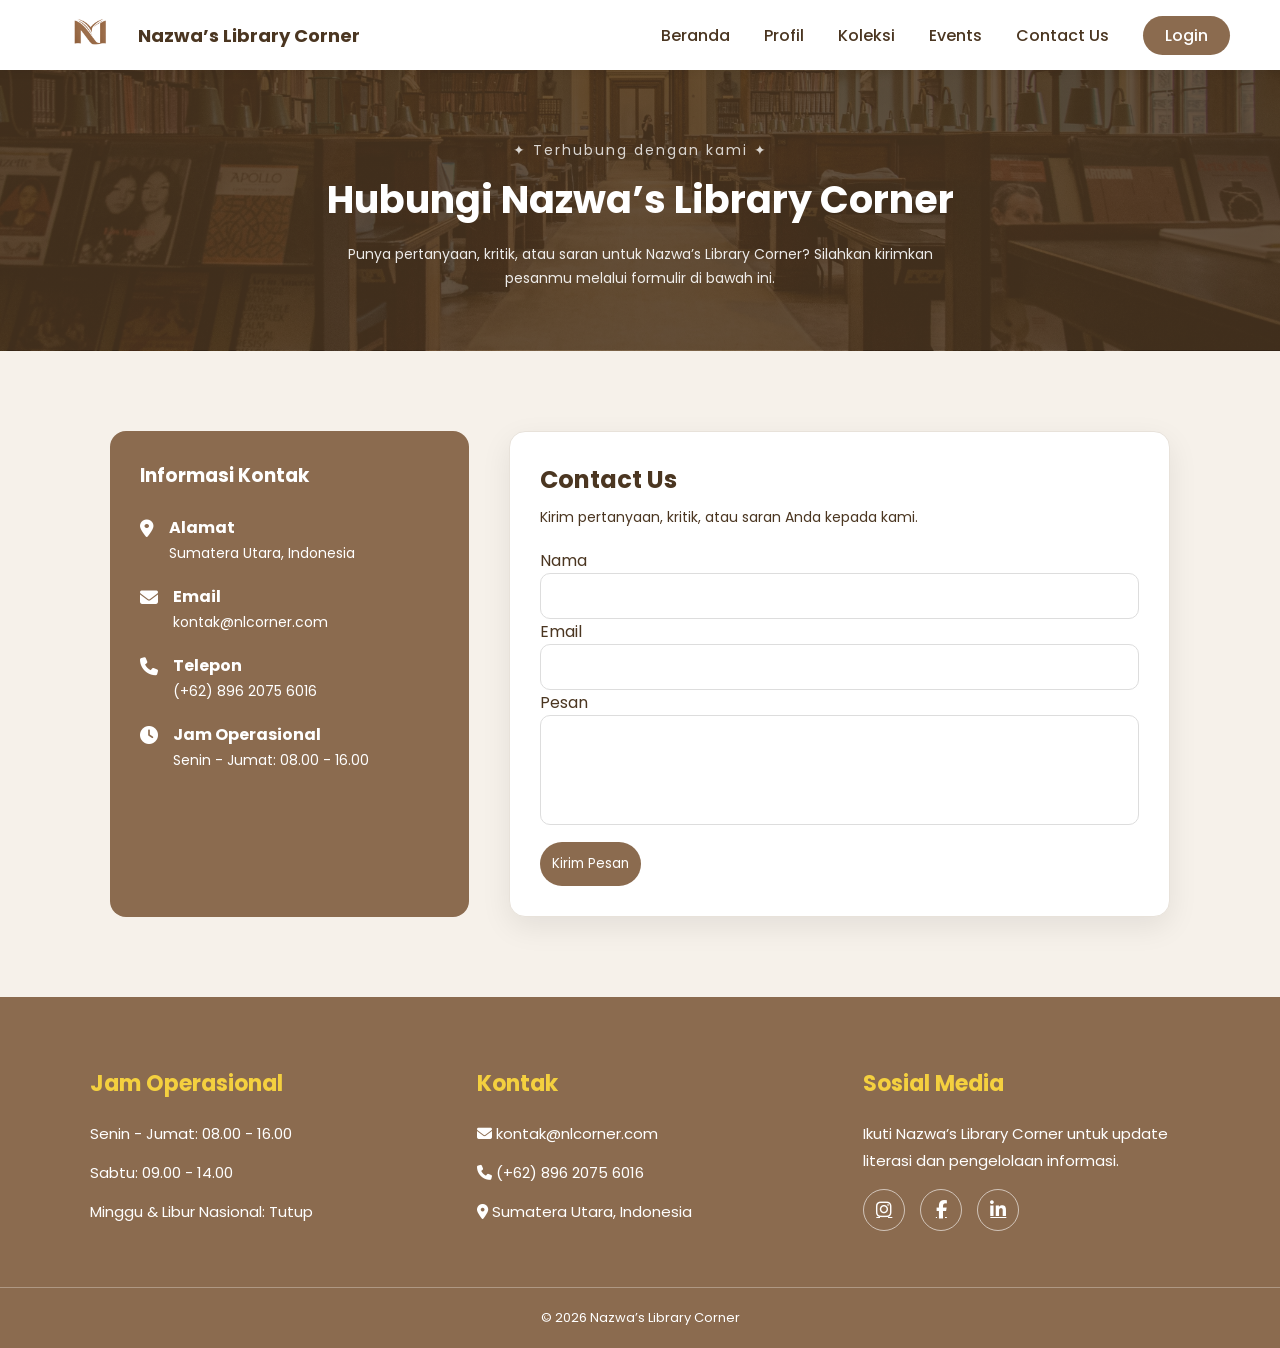
<file: contact.html>
<!DOCTYPE html>
<html lang="id">
<head>
<meta charset="UTF-8">
<meta name="viewport" content="width=device-width, initial-scale=1.0">
<title>Contact Us - Nazwa’s Library Corner</title>

<link href="https://fonts.googleapis.com/css2?family=Poppins:wght@300;400;600;700&display=swap" rel="stylesheet">
<link rel="stylesheet" href="https://cdnjs.cloudflare.com/ajax/libs/font-awesome/6.4.0/css/all.min.css">

<style>

*{
margin:0;
padding:0;
box-sizing:border-box;
font-family:'Poppins',sans-serif;
}

body{
color:#4b3621;
background:#f6f1ea;
}

/* NAVBAR */

nav{
position:fixed;
top:0;
width:100%;
background:#ffffff;
display:flex;
justify-content:space-between;
align-items:center;
padding:0 50px;
height:70px;
box-shadow:0 2px 10px rgba(0,0,0,0.05);
z-index:1000;
}

.logo-area{
display:flex;
align-items:center;
gap:8px;
}

.logo-img{
height:80px;
}

nav strong{
font-size:18px;
}

nav a{
text-decoration:none;
color:#4b3621;
margin-left:30px;
font-weight:500;
}

nav a:hover{
color:#8b6b4f;
}

#authBtn{
background:#8b6b4f;
color:white;
padding:8px 22px;
border-radius:30px;
}

.contact-hero{
padding-top:140px;
padding-bottom:60px;
text-align:center;
background:linear-gradient(rgba(75,54,33,0.85),rgba(75,54,33,0.85)),
url('foto bground.jpg');
background-size:cover;
background-position:center;
color:white;
}

.hero-subtitle{
font-size:14px;
letter-spacing:2px;
margin-bottom:10px;
opacity:0.8;
}

.contact-hero h1{
font-size:38px;
margin-bottom:15px;
}

.hero-desc{
max-width:600px;
margin:auto;
font-size:14px;
line-height:1.7;
opacity:0.9;
}
  
.contact-wrapper{
max-width:1100px;
margin:auto;
display:flex;
gap:40px;
padding:80px 20px 80px;
}

.contact-info{
flex:1;
background:#8b6b4f;
color:white;
padding:30px;
border-radius:16px;
}

.contact-info h3{
margin-bottom:25px;
}

.info-item{
display:flex;
gap:15px;
margin-bottom:20px;
align-items:flex-start;
}

.info-item i{
font-size:18px;
margin-top:5px;
}

.info-item p{
font-size:14px;
margin:3px 0 0;
}

.contact-form{
flex:2;
background:white;
padding:30px;
border-radius:16px;
border:1px solid #e8e2da;
box-shadow:0 10px 30px rgba(0,0,0,0.08);
}

.contact-form h2{
margin-bottom:10px;
}

.contact-form p{
font-size:14px;
margin-bottom:20px;
}

.input-group input,
.input-group textarea{
width:100%;
padding:12px;
border-radius:10px;
border:1px solid #ddd;
}

.input-group textarea{
height:110px;
resize:none;
}

.input-group input:focus,
.input-group textarea:focus{
border-color:#8b6b4f;
box-shadow:0 0 0 3px rgba(139,107,79,0.15);
outline:none;
}

button{
margin-top:10px;
padding:12px;
border:none;
border-radius:25px;
background:#8b6b4f;
color:white;
cursor:pointer;
transition:0.3s;
}

button:hover{
background:#6e533c;
transform:translateY(-2px);
}

/* RESPONSIVE */
@media(max-width:768px){
.contact-wrapper{
flex-direction:column;
}
}

/* ===== PRE FOOTER ===== */

.pre-footer {
  background: #8b6b4f;
  color: #ffffff;
  padding: 70px 80px 50px;
}

.pre-footer-container {
  display: flex;
  justify-content: space-between;
  align-items: flex-start;
  max-width: 1100px;
  margin: auto;
  gap: 60px;
}

.pre-col {
  flex:1;
}

.pre-footer h4 {
  font-size: 22px;
  font-weight: 700;
  margin-bottom: 20px;
  color: #f4d03f;
}

.pre-footer p {
  font-size: 15px;
  margin-bottom: 12px;
  line-height: 1.8;
}

/* SOCIAL ICONS SEJAJAR */
.social-icons{
  display:flex;
  gap:15px;
  margin-top:15px;
}

.social-icons a{
  width:42px;
  height:42px;
  border:1px solid rgba(255,255,255,0.6);
  border-radius:50%;
  display:flex;
  align-items:center;
  justify-content:center;
  color:#ffffff;
  font-size:18px;
  transition:0.3s;
}

.social-icons a:hover{
  background:#f4d03f;
  color:#8b6b4f;
}

/* FOOTER */

footer{
  text-align:center;
  padding:20px;
  background:#8b6b4f;
  color:#ffffff;
  font-size:13px;
  border-top:1px solid rgba(255,255,255,0.3);
}
</style>
</head>

<body>

<!-- NAVBAR -->
<nav>
<div class="logo-area">
<img src="logo.PNG" class="logo-img">
<strong>Nazwa’s Library Corner</strong>
</div>

<div>
<a href="index.html#beranda">Beranda</a>
<a href="profil.html">Profil</a>
<a href="koleksi.html">Koleksi</a>
<a href="event.html">Events</a>
<a href="contact.html">Contact Us</a>
<a href="login.html" id="authBtn">Login</a>
</div>
</nav>

<section class="contact-hero">

  <p class="hero-subtitle">✦ Terhubung dengan kami ✦</p>
  <h1>Hubungi Nazwa’s Library Corner</h1>

  <p class="hero-desc">
    Punya pertanyaan, kritik, atau saran untuk Nazwa’s Library Corner? 
    Silahkan kirimkan pesanmu melalui formulir di bawah ini.
  </p>

</section>
  
<!-- CONTACT -->
<section class="contact-section">
  <div class="contact-wrapper">

    <!-- KIRI: INFO -->
    <div class="contact-info">
      <h3>Informasi Kontak</h3>

      <div class="info-item">
        <i class="fas fa-map-marker-alt"></i>
        <div>
          <strong>Alamat</strong>
          <p>Sumatera Utara, Indonesia</p>
        </div>
      </div>

      <div class="info-item">
        <i class="fas fa-envelope"></i>
        <div>
          <strong>Email</strong>
          <p>kontak@nlcorner.com</p>
        </div>
      </div>

      <div class="info-item">
        <i class="fas fa-phone"></i>
        <div>
          <strong>Telepon</strong>
          <p>(+62) 896 2075 6016</p>
        </div>
      </div>

      <div class="info-item">
        <i class="fas fa-clock"></i>
        <div>
          <strong>Jam Operasional</strong>
          <p>Senin - Jumat: 08.00 - 16.00</p>
        </div>
      </div>
    </div>

    <!-- KANAN: FORM -->
    <div class="contact-form">

      <h2>Contact Us</h2>
      <p>Kirim pertanyaan, kritik, atau saran Anda kepada kami.</p>

      <form id="contactForm">

        <div class="input-group">
          <label>Nama</label>
          <input type="text" id="nama" required>
        </div>

        <div class="input-group">
          <label>Email</label>
          <input type="email" id="email" required>
        </div>

        <div class="input-group">
          <label>Pesan</label>
          <textarea id="pesan" required></textarea>
        </div>

        <button type="submit">Kirim Pesan</button>

      </form>

      <div class="success-message" id="successMsg"></div>

    </div>

  </div>
</section>

<section class="pre-footer">
  <div class="pre-footer-container">
    
    <div class="pre-col">
      <h4>Jam Operasional</h4>
      <p>Senin - Jumat: 08.00 - 16.00</p>
      <p>Sabtu: 09.00 - 14.00</p>
      <p>Minggu & Libur Nasional: Tutup</p>
    </div>

    <div class="pre-col">
      <h4>Kontak</h4>
      <p><i class="fas fa-envelope"></i> kontak@nlcorner.com</p>
      <p><i class="fas fa-phone"></i> (+62) 896 2075 6016</p>
      <p><i class="fas fa-map-marker-alt"></i> Sumatera Utara, Indonesia</p>
    </div>

    <div class="pre-col">
      <h4>Sosial Media</h4>
      <p>
        Ikuti Nazwa’s Library Corner untuk update literasi dan pengelolaan informasi.
      </p>

      <div class="social-icons">
        <a href="#"><i class="fab fa-instagram"></i></a>
        <a href="#"><i class="fab fa-facebook-f"></i></a>
        <a href="#"><i class="fab fa-linkedin-in"></i></a>
      </div>
    </div>

  </div>
</section>

<footer>
© 2026 Nazwa’s Library Corner
</footer>  


<script>
document.getElementById("contactForm").addEventListener("submit", function(e){
e.preventDefault();

document.getElementById("successMsg").innerText = 
"Terima kasih atas feedback Anda ❤️";

this.reset();
});
</script>

</body>
</html>
</file>
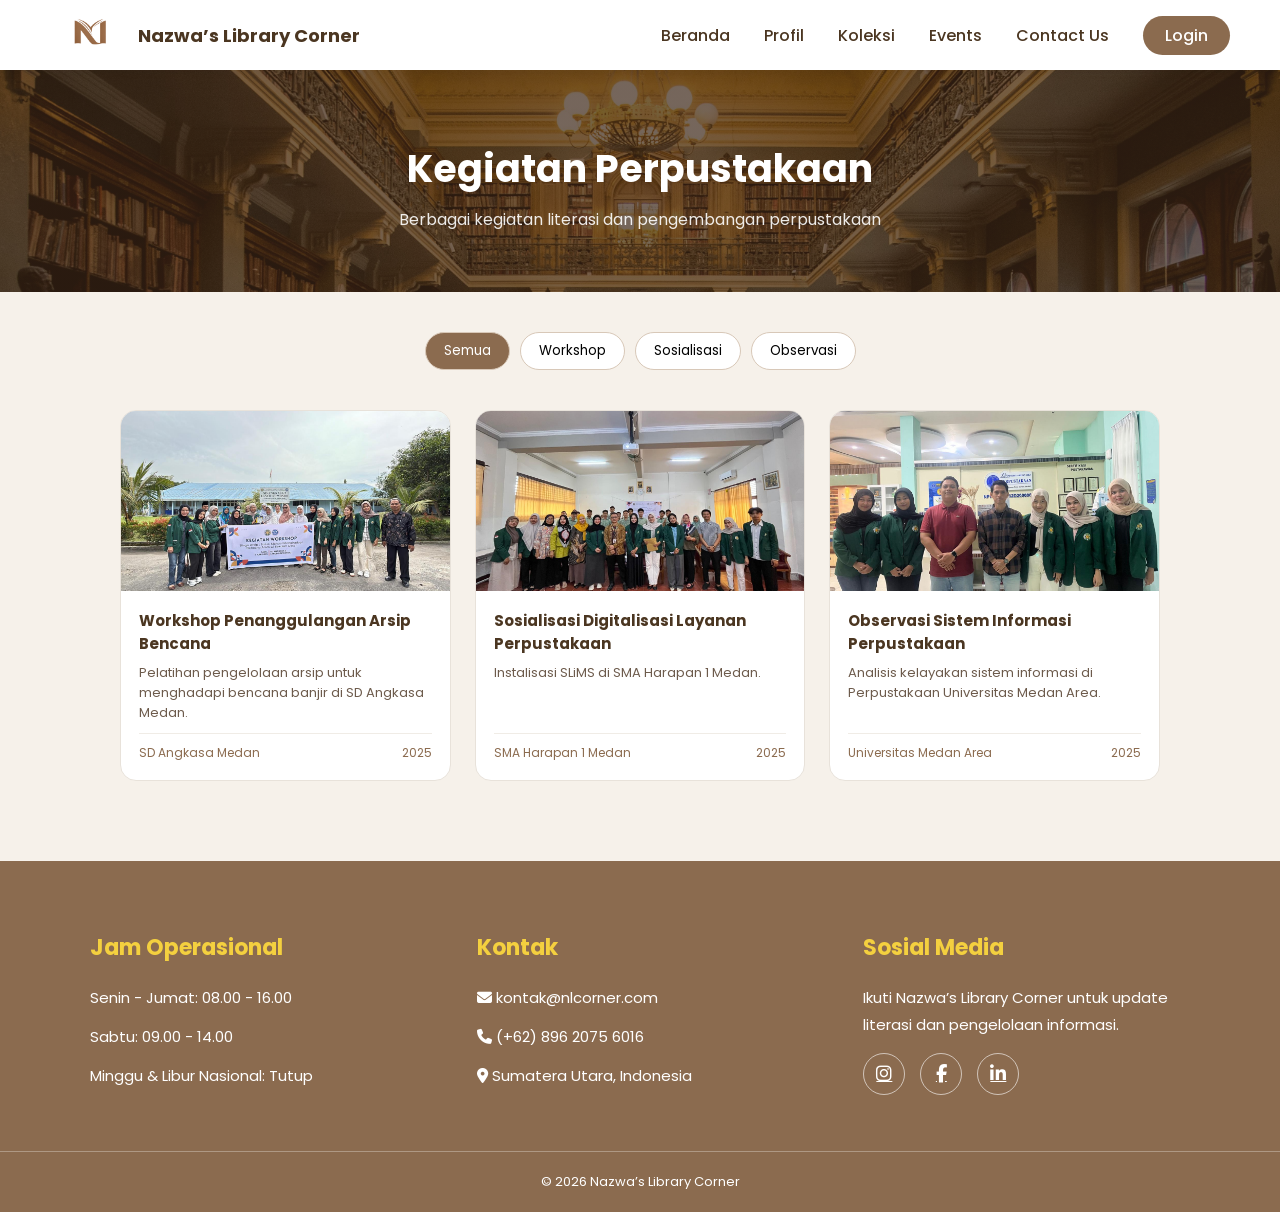
<file: event.html>
<!DOCTYPE html>
<html lang="id">
<head>
<meta charset="UTF-8">
<meta name="viewport" content="width=device-width, initial-scale=1.0">
<title>Events - Nazwa’s Library Corner</title>

<link href="https://fonts.googleapis.com/css2?family=Poppins:wght@300;400;600;700&display=swap" rel="stylesheet">
<link rel="stylesheet" href="https://cdnjs.cloudflare.com/ajax/libs/font-awesome/6.4.0/css/all.min.css">

<style>

*{
margin:0;
padding:0;
box-sizing:border-box;
font-family:'Poppins',sans-serif;
}

body{
color:#4b3621;
background:#f6f1ea;
}

/* NAVBAR */

nav{
position:fixed;
top:0;
width:100%;
background:#ffffff;
display:flex;
justify-content:space-between;
align-items:center;
padding:0 50px;
height:70px;
box-shadow:0 2px 10px rgba(0,0,0,0.05);
z-index:1000;
}

nav strong{
color:#4b3621;
font-size:18px;
}

.logo-area{
display:flex;
align-items:center;
gap:8px;
height:70px;
}

.logo-img{
height:80px;
}

nav a{
text-decoration:none;
color:#4b3621;
margin-left:30px;
font-weight:500;
}

nav a:hover{
color:#8b6b4f;
}

#authBtn{
background:#8b6b4f;
color:white;
padding:8px 22px;
border-radius:30px;
}

/* HERO */

.event-hero{
padding-top:140px;
padding-bottom:60px;
text-align:center;
background:linear-gradient(rgba(59,37,22,0.7),rgba(59,37,22,0.7)),
url('foto bground.jpg');
background-size:cover;
color:white;
}

.event-hero h1{
font-size:38px;
margin-bottom:10px;
}

.event-hero p{
opacity:0.9;
}

/* FILTER */

.filter-bar{
display:flex;
justify-content:center;
gap:10px;
margin:40px 0;
flex-wrap:wrap;
}

.filter-btn{
padding:8px 18px;
border-radius:25px;
border:1px solid #d8c8b8;
background:white;
cursor:pointer;
}

.filter-btn.active{
background:#8b6b4f;
color:white;
}

/* EVENT GRID */

.event-container{
max-width:1100px;
margin:auto;
padding:0 30px 80px;
}

.event-grid{
display:grid;
grid-template-columns:repeat(3,1fr);
gap:24px;
}

@media(max-width:900px){
.event-grid{
grid-template-columns:repeat(2,1fr);
}
}

@media(max-width:500px){
.event-grid{
grid-template-columns:1fr;
}
}

/* CARD */

.event-card{
background:#fff;
border-radius:16px;
overflow:hidden;
border:1px solid #e8e2da;
text-decoration:none;
color:inherit;
transition:0.3s;

display:flex;
flex-direction:column;
}

.event-card:hover{
transform:translateY(-6px);
box-shadow:0 14px 40px rgba(0,0,0,0.12);
}

.event-img{
height:180px;
overflow:hidden;
}

.event-img img{
width:100%;
height:100%;
object-fit:cover;
}

.event-date{
position:absolute;
margin:12px;
background:white;
padding:6px 10px;
border-radius:8px;
font-size:12px;
font-weight:700;
color:#8b6b4f;
}

.event-body{
padding:18px;
display:flex;
flex-direction:column;
flex:1;
}

.event-body h3{
font-size:15px;
margin-bottom:8px;
}

.event-body p{
font-size:13px;
color:#6d5b4c;
margin-bottom:10px;
}

.event-foot{
display:flex;
justify-content:space-between;
font-size:12px;
color:#8b6b4f;
border-top:1px solid #f0ece6;
padding-top:10px;
margin-top:auto;
}

/* PRE FOOTER */

.pre-footer{
background:#8b6b4f;
color:white;
padding:70px 80px 50px;
}

.pre-footer-container{
display:flex;
justify-content:space-between;
max-width:1100px;
margin:auto;
gap:60px;
}

.pre-footer h4{
color:#f4d03f;
margin-bottom:20px;
}

.social-icons{
display:flex;
gap:15px;
margin-top:15px;
}

.social-icons a{
width:42px;
height:42px;
border:1px solid rgba(255,255,255,0.6);
border-radius:50%;
display:flex;
align-items:center;
justify-content:center;
color:white;
}

/* ===== PRE FOOTER ===== */

.pre-footer {
  background: #8b6b4f;
  color: #ffffff;
  padding: 70px 80px 50px;
}

.pre-footer-container {
  display: flex;
  justify-content: space-between;
  align-items: flex-start;
  max-width: 1100px;
  margin: auto;
  gap: 60px;
}

.pre-col {
  flex:1;
}

.pre-footer h4 {
  font-size: 22px;
  font-weight: 700;
  margin-bottom: 20px;
  color: #f4d03f;
}

.pre-footer p {
  font-size: 15px;
  margin-bottom: 12px;
  line-height: 1.8;
}

/* SOCIAL ICONS SEJAJAR */
.social-icons{
  display:flex;
  gap:15px;
  margin-top:15px;
}

.social-icons a{
  width:42px;
  height:42px;
  border:1px solid rgba(255,255,255,0.6);
  border-radius:50%;
  display:flex;
  align-items:center;
  justify-content:center;
  color:#ffffff;
  font-size:18px;
  transition:0.3s;
}

.social-icons a:hover{
  background:#f4d03f;
  color:#8b6b4f;
}

/* FOOTER */

footer{
  text-align:center;
  padding:20px;
  background:#8b6b4f;
  color:#ffffff;
  font-size:13px;
  border-top:1px solid rgba(255,255,255,0.3);
}
  
</style>
</head>

<body>

<!-- NAVBAR -->

<nav>

<div class="logo-area">
<img src="logo.PNG" class="logo-img">
<strong>Nazwa’s Library Corner</strong>
</div>

<div>
<a href="index.html#beranda">Beranda</a>
<a href="profil.html">Profil</a>
<a href="koleksi.html">Koleksi</a>
<a href="event.html">Events</a>
<a href="contact.html">Contact Us</a>
<a href="login.html" id="authBtn">Login</a>
</div>

</nav>


<!-- HERO -->

<section class="event-hero">

<h1>Kegiatan Perpustakaan</h1>
<p>Berbagai kegiatan literasi dan pengembangan perpustakaan</p>

</section>


<!-- FILTER -->

<div class="filter-bar">

<button class="filter-btn active" data-filter="all">Semua</button>
<button class="filter-btn" data-filter="workshop">Workshop</button>
<button class="filter-btn" data-filter="sosialisasi">Sosialisasi</button>
<button class="filter-btn" data-filter="observasi">Observasi</button>

</div>


<section class="event-container">

<div class="event-grid">


<!-- EVENT 1 -->

<div class="event-card" data-category="workshop">

<div class="event-img">
<img src="workshop.jpeg">
</div>

<div class="event-body">

<h3>Workshop Penanggulangan Arsip Bencana</h3>

<p>Pelatihan pengelolaan arsip untuk menghadapi bencana banjir di SD Angkasa Medan.</p>

<div class="event-foot">
<span>SD Angkasa Medan</span>
<span>2025</span>
</div>

</div>

</div>


<!-- EVENT 2 -->

<div class="event-card" data-category="sosialisasi">

<div class="event-img">
<img src="sosialisasi.jpeg">
</div>

<div class="event-body">

<h3>Sosialisasi Digitalisasi Layanan Perpustakaan</h3>

<p>Instalisasi SLiMS di SMA Harapan 1 Medan.</p>

<div class="event-foot">
<span>SMA Harapan 1 Medan</span>
<span>2025</span>
</div>

</div>

</div>


<!-- EVENT 3 -->

<div class="event-card" data-category="observasi">

<div class="event-img">
<img src="observasi.jpeg">
</div>

<div class="event-body">

<h3>Observasi Sistem Informasi Perpustakaan</h3>

<p>Analisis kelayakan sistem informasi di Perpustakaan Universitas Medan Area.</p>

<div class="event-foot">
<span>Universitas Medan Area</span>
<span>2025</span>
</div>

</div>

</div>


</div>
</section>


<section class="pre-footer">
  <div class="pre-footer-container">
    
    <div class="pre-col">
      <h4>Jam Operasional</h4>
      <p>Senin - Jumat: 08.00 - 16.00</p>
      <p>Sabtu: 09.00 - 14.00</p>
      <p>Minggu & Libur Nasional: Tutup</p>
    </div>

    <div class="pre-col">
      <h4>Kontak</h4>
      <p><i class="fas fa-envelope"></i> kontak@nlcorner.com</p>
      <p><i class="fas fa-phone"></i> (+62) 896 2075 6016</p>
      <p><i class="fas fa-map-marker-alt"></i> Sumatera Utara, Indonesia</p>
    </div>

    <div class="pre-col">
      <h4>Sosial Media</h4>
      <p>
        Ikuti Nazwa’s Library Corner untuk update literasi dan pengelolaan informasi.
      </p>

      <div class="social-icons">
        <a href="#"><i class="fab fa-instagram"></i></a>
        <a href="#"><i class="fab fa-facebook-f"></i></a>
        <a href="#"><i class="fab fa-linkedin-in"></i></a>
      </div>
    </div>

  </div>
</section>

<footer>
© 2026 Nazwa’s Library Corner
</footer>  


<script>

/* FILTER EVENT */

const filterBtns=document.querySelectorAll(".filter-btn")
const cards=document.querySelectorAll(".event-card")

filterBtns.forEach(btn=>{
btn.addEventListener("click",()=>{

filterBtns.forEach(b=>b.classList.remove("active"))
btn.classList.add("active")

const filter=btn.dataset.filter

cards.forEach(card=>{
if(filter==="all" || card.dataset.category===filter){
card.style.display="block"
}else{
card.style.display="none"
}
})

})
})

</script>

</body>
</html>
</file>
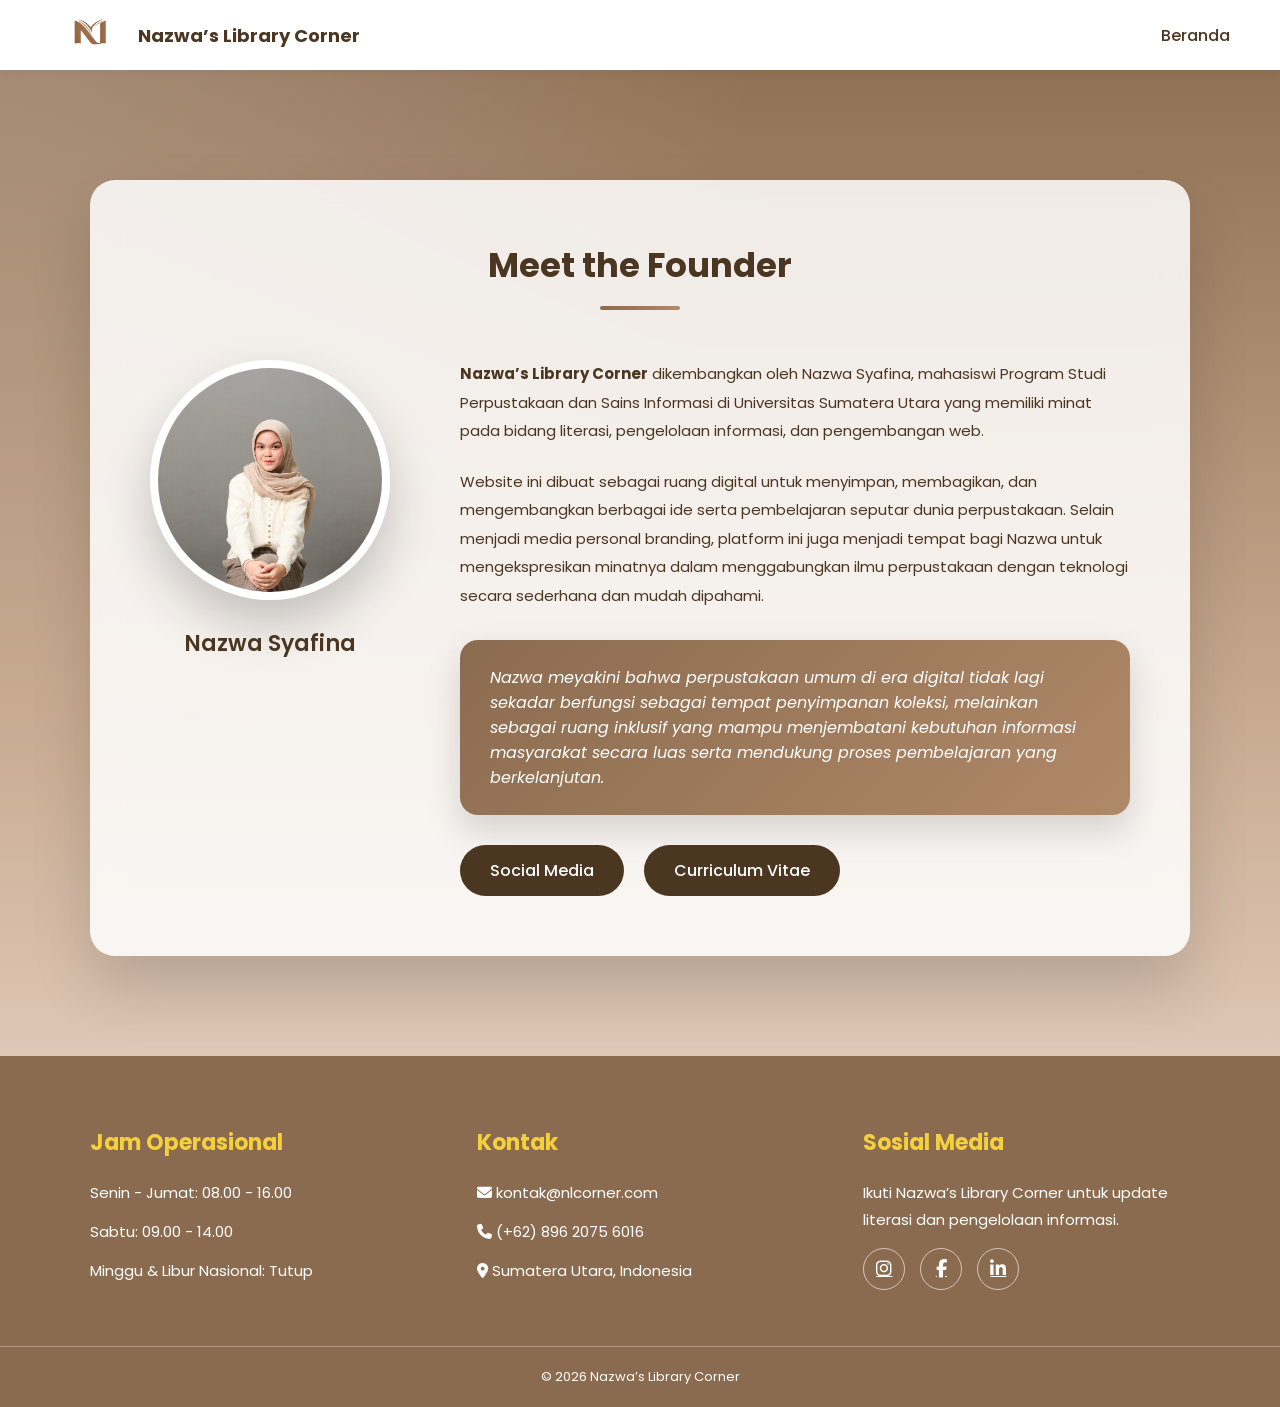
<file: founder.html>
<!DOCTYPE html>
<html lang="id">
<head>
<meta charset="UTF-8">
<meta name="viewport" content="width=device-width, initial-scale=1.0">
<title>Founder - Nazwa’s Library Corner</title>

<link href="https://fonts.googleapis.com/css2?family=Poppins:wght@300;400;600;700&display=swap" rel="stylesheet">
<link href="https://cdnjs.cloudflare.com/ajax/libs/font-awesome/6.5.0/css/all.min.css" rel="stylesheet">

<style>
*{
  margin:0;
  padding:0;
  box-sizing:border-box;
  font-family:'Poppins',sans-serif;
}

body{
  color:#4b3621;
  padding-top:80px;
  background:
    radial-gradient(circle at top left, rgba(255,255,255,0.2), transparent 40%),
    linear-gradient(180deg,#8b6b4f 0%, #c8a98f 50%, #f2e5dc 100%);
  min-height:100vh;
}

/* ===== NAVBAR ===== */
nav{
  position:fixed;
  top:0;
  width:100%;
  background:#ffffff;
  display:flex;
  justify-content:space-between;
  align-items:center;
  padding:0 50px;
  height:70px;
  box-shadow:0 2px 10px rgba(0,0,0,0.05);
  z-index:1000;
}

nav strong{
  color:#4b3621;
  font-size:18px;
}

.logo-area{
  display:flex;
  align-items:center;
  gap:8px;
  height:70px;
}

.logo-img{
  height:80px;
  width:auto;
  object-fit:contain;
}

nav a{
  text-decoration:none;
  color:#4b3621;
  margin-left:30px;
  font-weight:500;
  transition:0.3s;
}

nav a:hover{ color:#8b6b4f; }

#authBtn{
  background:#8b6b4f;
  color:#ffffff !important;
  padding:8px 22px;
  border-radius:30px;
  margin-left:30px;
  transition:0.3s;
}

#authBtn:hover{
  background:#b08968;
}

/* ===== SECTION ===== */
.section{
  padding:100px 20px 100px;
  display:flex;
  justify-content:center;
  align-items:center;
}

.container{
  max-width:1100px;
  width:100%;
  background:rgba(255,255,255,0.85);
  backdrop-filter:blur(15px);
  padding:60px;
  border-radius:25px;
  box-shadow:0 30px 60px rgba(0,0,0,0.15);
  animation:fadeUp 1s ease forwards;
}

@keyframes fadeUp{
  from{ opacity:0; transform:translateY(30px);}
  to{ opacity:1; transform:translateY(0);}
}

.container h1{
  text-align:center;
  font-size:34px;
  margin-bottom:15px;
}

.decor-line{
  width:80px;
  height:4px;
  background:linear-gradient(90deg,#8b6b4f,#b08968);
  margin:0 auto 50px;
  border-radius:5px;
}

/* ===== CONTENT ===== */
.content{
  display:flex;
  gap:70px;
  align-items:flex-start;
}

.left{
  text-align:center;
}

.left img{
  width:240px;
  height:240px;
  object-fit:cover;
  border-radius:50%;
  border:8px solid #ffffff;
  box-shadow:0 25px 50px rgba(0,0,0,0.2);
  margin-bottom:20px;
}

.left h2{
  font-size:22px;
  font-weight:600;
}

.right{
  flex:1;
}

.right p{
  margin-bottom:22px;
  line-height:1.9;
  font-size:15px;
}

/* QUOTE BOX */
.quote-box{
  background:linear-gradient(135deg,#8b6b4f,#b08968);
  color:white;
  padding:25px 30px;
  border-radius:18px;
  font-style:italic;
  margin:30px 0;
  box-shadow:0 15px 35px rgba(0,0,0,0.15);
}

/* BUTTON */
.button-wrapper{
  display:flex;
  gap:20px;
  flex-wrap:wrap;
  margin-top:30px;
}

.link-btn{
  padding:13px 30px;
  border-radius:30px;
  background:#4b3621;
  color:white;
  text-decoration:none;
  transition:0.3s ease;
  font-weight:500;
}

.link-btn:hover{
  background:#8b6b4f;
  transform:translateY(-3px);
}

/* ===== PRE FOOTER ===== */
.pre-footer {
  background: #8b6b4f;
  color: #ffffff;
  padding: 70px 80px 50px;
}

.pre-footer-container {
  display: flex;
  justify-content: space-between;
  align-items: flex-start;
  max-width: 1100px;
  margin: auto;
  gap: 60px;
}

.pre-col {
  flex:1;
}

.pre-footer h4 {
  font-size: 22px;
  font-weight: 700;
  margin-bottom: 20px;
  color: #f4d03f;
}

.pre-footer p {
  font-size: 15px;
  margin-bottom: 12px;
  line-height: 1.8;
}

/* SOCIAL ICONS SEJAJAR */
.social-icons{
  display:flex;
  gap:15px;
  margin-top:15px;
}

.social-icons a{
  width:42px;
  height:42px;
  border:1px solid rgba(255,255,255,0.6);
  border-radius:50%;
  display:flex;
  align-items:center;
  justify-content:center;
  color:#ffffff;
  font-size:18px;
  transition:0.3s;
}

.social-icons a:hover{
  background:#f4d03f;
  color:#8b6b4f;
}

/* FOOTER */
footer{
  text-align:center;
  padding:20px;
  background:#8b6b4f;
  color:#ffffff;
  font-size:13px;
  border-top:1px solid rgba(255,255,255,0.3);
}

/* ===== RESPONSIVE ===== */
@media(max-width:768px){

  nav{
    padding:0 20px;
  }

  nav a{
    margin-left:15px;
    font-size:14px;
  }

  .container{
    padding:40px 25px;
  }

  .content{
    flex-direction:column;
    align-items:center;
    text-align:center;
  }

  .right{
    text-align:left;
  }
}
</style>
</head>

<body>

<nav>
 <div class="logo-area">
  <img src="logo.PNG" alt="Logo" class="logo-img">
  <strong>Nazwa’s Library Corner</strong>
 </div>
 <div>
  <a href="index.html#beranda">Beranda</a>
 </div>
</nav>

<section class="section">
  <div class="container">
    <h1>Meet the Founder</h1>
    <div class="decor-line"></div>

    <div class="content">
      <div class="left">
        <img src="foto.jpeg" alt="Foto Nazwa">
        <h2>Nazwa Syafina</h2>
      </div>

      <div class="right">
        <p>
          <strong>Nazwa’s Library Corner</strong> dikembangkan oleh Nazwa Syafina, mahasiswi Program Studi Perpustakaan dan Sains Informasi di Universitas Sumatera Utara yang memiliki minat pada bidang literasi, pengelolaan informasi, dan pengembangan web.
        </p>

        <p>
          Website ini dibuat sebagai ruang digital untuk menyimpan, membagikan, dan mengembangkan berbagai ide serta pembelajaran seputar dunia perpustakaan. Selain menjadi media personal branding, platform ini juga menjadi tempat bagi Nazwa untuk mengekspresikan minatnya dalam menggabungkan ilmu perpustakaan dengan teknologi secara sederhana dan mudah dipahami.
        </p>

        <div class="quote-box">
          Nazwa meyakini bahwa perpustakaan umum di era digital tidak lagi sekadar berfungsi sebagai tempat penyimpanan koleksi, melainkan sebagai ruang inklusif yang mampu menjembatani kebutuhan informasi masyarakat secara luas serta mendukung proses pembelajaran yang berkelanjutan.
        </div>

        <div class="button-wrapper">
          <a href="https://www.instagram.com/nazwasyafinaa" target="_blank" class="link-btn">Social Media</a>
          <a href="https://drive.google.com/file/d/1E1AFPYv8V6gKwerEoftuDWzuRU17_ynN/view?usp=drive_link" target="_blank" class="link-btn">Curriculum Vitae</a>
        </div>

      </div>
    </div>
  </div>
</section>

<section class="pre-footer">
  <div class="pre-footer-container">

    <div class="pre-col">
      <h4>Jam Operasional</h4>
      <p>Senin - Jumat: 08.00 - 16.00</p>
      <p>Sabtu: 09.00 - 14.00</p>
      <p>Minggu & Libur Nasional: Tutup</p>
    </div>

    <div class="pre-col">
      <h4>Kontak</h4>
      <p><i class="fas fa-envelope"></i> kontak@nlcorner.com</p>
      <p><i class="fas fa-phone"></i> (+62) 896 2075 6016</p>
      <p><i class="fas fa-map-marker-alt"></i> Sumatera Utara, Indonesia</p>
    </div>

    <div class="pre-col">
      <h4>Sosial Media</h4>
      <p>
        Ikuti Nazwa’s Library Corner untuk update literasi dan pengelolaan informasi.
      </p>

      <div class="social-icons">
        <a href="#"><i class="fab fa-instagram"></i></a>
        <a href="#"><i class="fab fa-facebook-f"></i></a>
        <a href="#"><i class="fab fa-linkedin-in"></i></a>
      </div>
    </div>

  </div>
</section>

<footer>
  © 2026 Nazwa’s Library Corner
</footer>

</body>
</html>
</file>
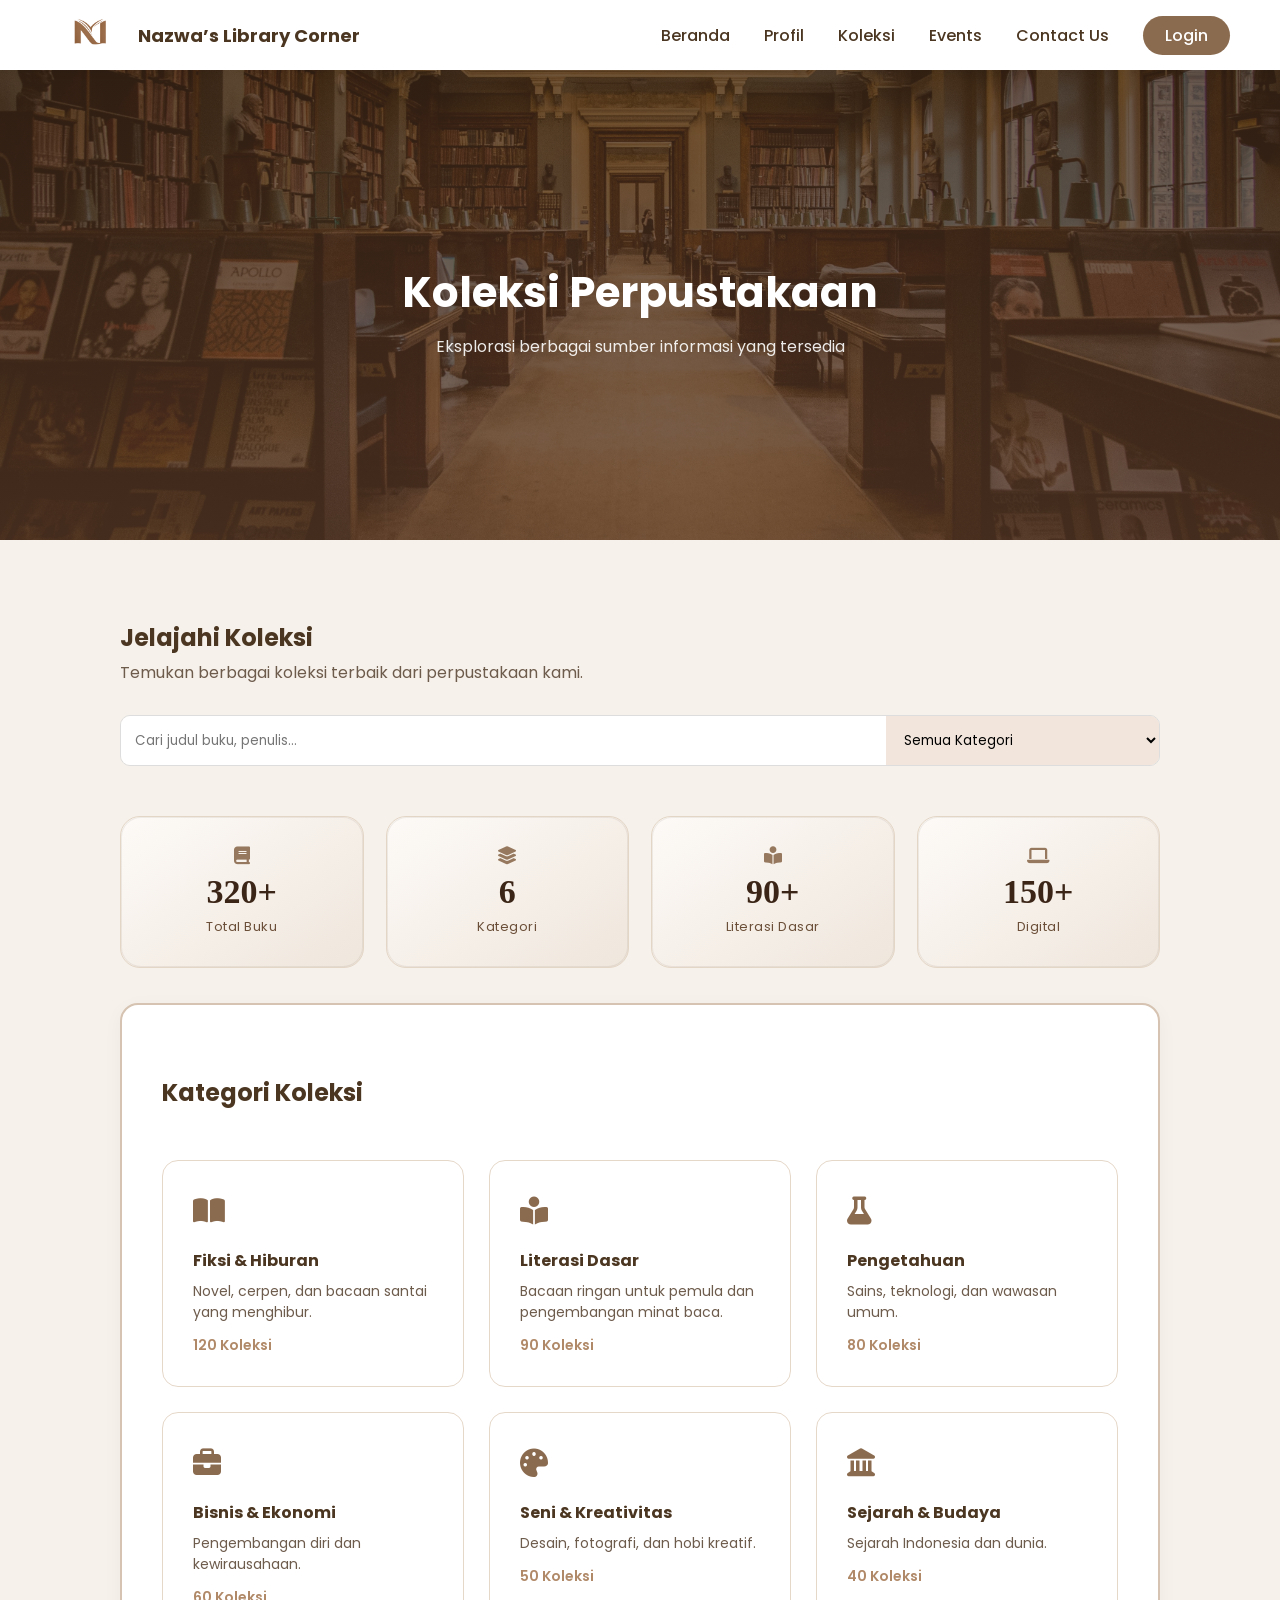
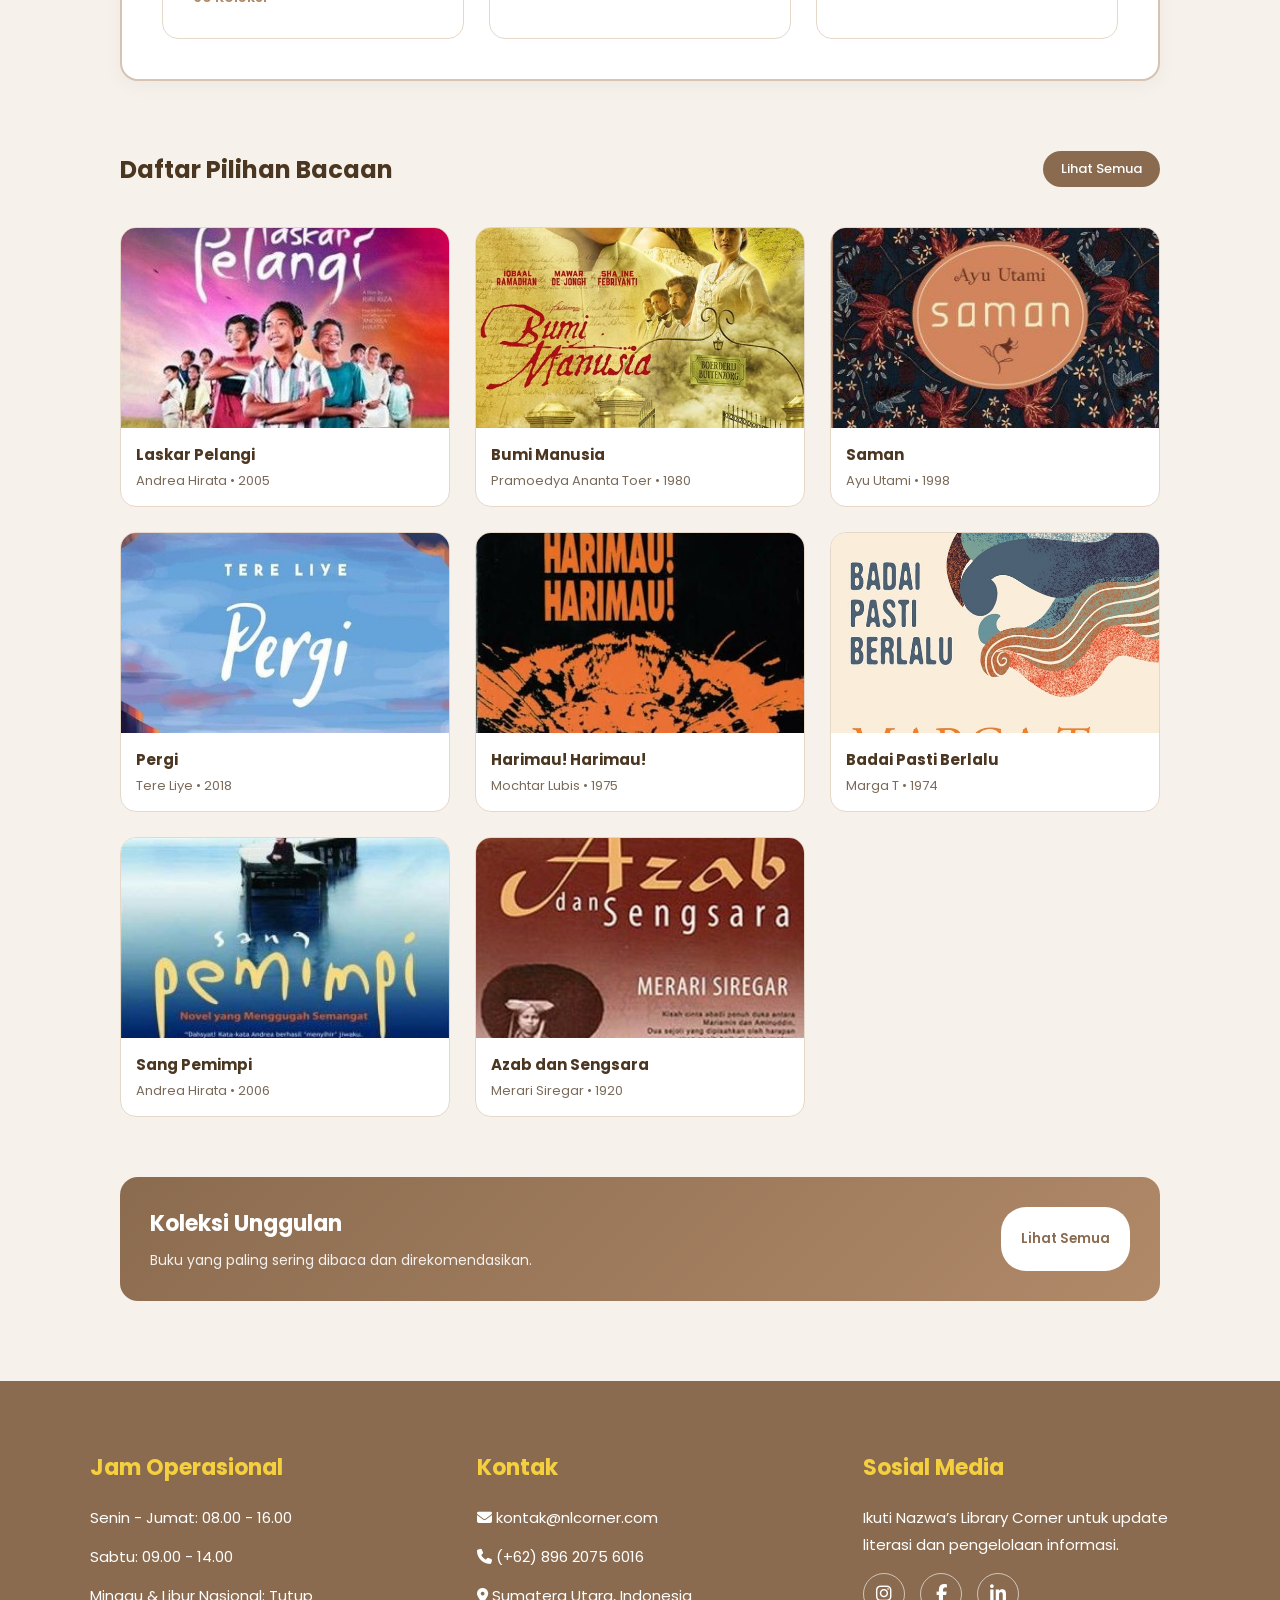
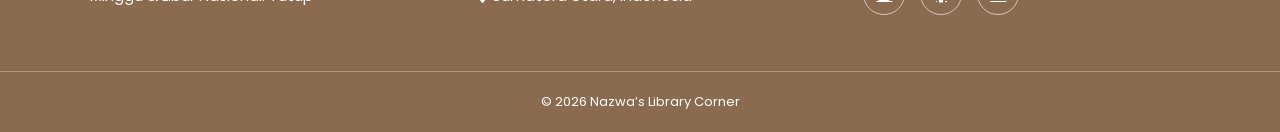
<file: koleksi.html>
<!DOCTYPE html>
<html lang="id">
<head>
<meta charset="UTF-8">
<meta name="viewport" content="width=device-width, initial-scale=1.0">
<title>Koleksi - Nazwa’s Library Corner</title>

<link href="https://fonts.googleapis.com/css2?family=Poppins:wght@300;400;600;700&display=swap" rel="stylesheet">
<link rel="stylesheet" href="https://cdnjs.cloudflare.com/ajax/libs/font-awesome/6.4.0/css/all.min.css">

<style>

*{
margin:0;
padding:0;
box-sizing:border-box;
font-family:'Poppins',sans-serif;
}

body{
color:#4b3621;
background:#f6f1ea;
}

/* NAVBAR */

nav{
position:fixed;
top:0;
width:100%;
background:#ffffff;
display:flex;
justify-content:space-between;
align-items:center;
padding:0 50px;
height:70px;
box-shadow:0 2px 10px rgba(0,0,0,0.05);
z-index:1000;
}

nav strong{
color:#4b3621;
font-size:18px;
}

.logo-area{
display:flex;
align-items:center;
gap:8px;
height:70px;
}

.logo-img{
height:80px;
}

nav a{
text-decoration:none;
color:#4b3621;
margin-left:30px;
font-weight:500;
}

nav a:hover{
color:#8b6b4f;
}

#authBtn{
background:#8b6b4f;
color:white;
padding:8px 22px;
border-radius:30px;
}

.hero{height:60vh;background:linear-gradient(rgba(59,37,22,0.75),rgba(90,58,39,0.75)),url('foto bground.jpg');background-size:cover;background-position:center;display:flex;align-items:center;justify-content:center;text-align:center;color:white;padding-top:80px;}
.hero h1{font-size:42px;margin-bottom:10px;}
.hero p{opacity:0.9;}

.container{max-width:1100px;margin:auto;padding:80px 30px;}

/* FULL SEARCH BAR */
.filter-bar{
display:flex;
width:100%;
margin-top:30px;
border-radius:10px;
overflow:hidden;
border:1px solid #ddd;
}
.filter-bar input{
flex:3;
padding:14px;
border:none;
outline:none;
}
.filter-bar select{
flex:1;
border:none;
padding:14px;
outline:none;
background:#f2e5dc;
}
  
/* STATS CUSTOM LIBRARY STYLE - DARK BROWN EDITION */
.stats-row{
display:grid;
grid-template-columns:repeat(4,1fr);
gap:22px;
margin-top:50px;
}

/* CARD */
.stat-card{
background:linear-gradient(145deg,#fdfaf7,#efe6dc);
border-radius:20px;
padding:30px 20px;
text-align:center;
position:relative;
transition:0.3s;
border:1px solid #e4d6c6;
}

/* efek layer */
.stat-card::after{
content:"";
position:absolute;
inset:0;
border-radius:20px;
box-shadow:inset 0 0 0 1px rgba(75,54,33,0.08);
pointer-events:none;
}

/* hover */
.stat-card:hover{
transform:translateY(-5px) scale(1.02);
box-shadow:0 15px 35px rgba(75,54,33,0.18);
}

/* ANGKA (lebih bold & tua) */
.stat-number{
font-family:'Playfair Display',serif;
font-size:34px;
font-weight:900;
color:#3b2516; /* COKLAT TUA */
margin-bottom:6px;
}

/* LABEL */
.stat-label{
font-size:13px;
color:#6b4f38;
letter-spacing:0.5px;
}

/* ICON */
.stat-card i{
display:block;
font-size:18px;
color:#8b6b4f;
margin-bottom:8px;
opacity:0.9;
}
/* GRID */
.koleksi-grid{display:grid;grid-template-columns:repeat(3,1fr);gap:25px;margin-top:50px;}

.card{
background:#fff;padding:30px;border-radius:16px;border:1px solid #e6d8c9;transition:0.3s;
}
.card:hover{transform:translateY(-6px);box-shadow:0 10px 30px rgba(0,0,0,0.1);}

.icon{font-size:28px;color:#8b6b4f;margin-bottom:15px;}
.title{font-weight:700;margin-bottom:8px;}
.desc{font-size:14px;color:#6d5b4c;margin-bottom:12px;}
.count{font-weight:600;color:#b08968;font-size:14px;}

/* EXTRA: FEATURED KOLEKSI */
.featured-box{
margin-top:60px;
padding:30px;
border-radius:18px;
background:linear-gradient(135deg,#8b6b4f,#b08968);
color:white;
display:flex;
justify-content:space-between;
flex-wrap:wrap;
gap:20px;
}
.featured-box h3{font-size:22px;margin-bottom:10px;}
.featured-box p{font-size:14px;opacity:0.9;}
.featured-box button{
padding:10px 20px;border:none;border-radius:25px;background:white;color:#8b6b4f;font-weight:600;cursor:pointer;
}

/* RESPONSIVE */
@media(max-width:900px){
.koleksi-grid{grid-template-columns:1fr 1fr;}
.stats-row{grid-template-columns:1fr 1fr;}
}

@media(max-width:500px){
.koleksi-grid{grid-template-columns:1fr;}
.stats-row{grid-template-columns:1fr;}
}

/* ===== PRE FOOTER ===== */

.pre-footer {
  background: #8b6b4f;
  color: #ffffff;
  padding: 70px 80px 50px;
}

.pre-footer-container {
  display: flex;
  justify-content: space-between;
  align-items: flex-start;
  max-width: 1100px;
  margin: auto;
  gap: 60px;
}

.pre-col {
  flex:1;
}

.pre-footer h4 {
  font-size: 22px;
  font-weight: 700;
  margin-bottom: 20px;
  color: #f4d03f;
}

.pre-footer p {
  font-size: 15px;
  margin-bottom: 12px;
  line-height: 1.8;
}

/* SOCIAL ICONS SEJAJAR */
.social-icons{
  display:flex;
  gap:15px;
  margin-top:15px;
}

.social-icons a{
  width:42px;
  height:42px;
  border:1px solid rgba(255,255,255,0.6);
  border-radius:50%;
  display:flex;
  align-items:center;
  justify-content:center;
  color:#ffffff;
  font-size:18px;
  transition:0.3s;
}

.social-icons a:hover{
  background:#f4d03f;
  color:#8b6b4f;
}

/* FOOTER */

footer{
  text-align:center;
  padding:20px;
  background:#8b6b4f;
  color:#ffffff;
  font-size:13px;
  border-top:1px solid rgba(255,255,255,0.3);
}
  /* BUKU GRID */
.buku-grid{
display:grid;
grid-template-columns:repeat(3,1fr);
gap:25px;
margin-top:40px;
}

.buku-card{
background:#fff;
border-radius:16px;
overflow:hidden;
border:1px solid #e6d8c9;
transition:0.3s;
}

.buku-card:hover{
transform:translateY(-6px);
box-shadow:0 10px 30px rgba(0,0,0,0.1);
}

.buku-img{
height:200px;
background-size:cover;
background-position:center;
}

.buku-info{
padding:15px;
}

.buku-info h4{
font-size:15px;
margin-bottom:5px;
}

.buku-info p{
font-size:13px;
color:#7a6a5a;
}

.section-box{
background:#fff;
padding:10px 40px 40px;
border-radius:18px;
margin-top:35px;
border:2px solid #d6c3b1;
box-shadow:0 5px 20px rgba(0,0,0,0.04);
}
  
  .section-header{
display:flex;
justify-content:space-between;
align-items:center;
margin-top:70px;
margin-bottom:10px;
}

.section-header h2{
margin:0;
}

.btn-lihat{
background:#8b6b4f;
color:white;
padding:8px 18px;
border-radius:20px;
text-decoration:none;
font-size:13px;
font-weight:500;
transition:0.3s;
}

.btn-lihat:hover{
background:#6f543d;
}
  

</style>
</head>

<body>

<!-- NAVBAR -->

<nav>
<div class="logo-area">
<img src="logo.PNG" class="logo-img">
<strong>Nazwa’s Library Corner</strong>
</div>

<div>
<a href="index.html#beranda">Beranda</a>
<a href="profil.html">Profil</a>
<a href="koleksi.html">Koleksi</a>
<a href="event.html">Events</a>
<a href="contact.html">Contact Us</a>
<a href="login.html" id="authBtn">Login</a>
</div>
</nav>

<div class="hero">
<div>
<h1>Koleksi Perpustakaan</h1>
<p>Eksplorasi berbagai sumber informasi yang tersedia</p>
</div>
</div>
  
<div class="container">

<h2>Jelajahi Koleksi</h2>
<p style="color:#6d5b4c;margin-top:5px;">
Temukan berbagai koleksi terbaik dari perpustakaan kami.
</p>

<!-- SEARCH + FILTER -->
<div class="filter-bar">
<input type="text" placeholder="Cari judul buku, penulis...">
<select>
<option>Semua Kategori</option>
<option>Fiksi</option>
<option>Anak & Remaja</option>
<option>Pengetahuan</option>
<option>Bisnis</option>
<option>Seni</option>
<option>Sejarah</option>
</select>
</div>

  
<!-- STATS -->
<div class="stats-row">
<div class="stat-card"><i class="fas fa-book"></i><div class="stat-number">320+</div><div class="stat-label">Total Buku</div></div>
<div class="stat-card"><i class="fas fa-layer-group"></i><div class="stat-number">6</div><div class="stat-label">Kategori</div></div>
<div class="stat-card"><i class="fas fa-book-reader"></i><div class="stat-number">90+</div><div class="stat-label">Literasi Dasar</div></div>
<div class="stat-card"><i class="fas fa-laptop"></i><div class="stat-number">150+</div><div class="stat-label">Digital</div></div>
</div>

  <!-- SECTION 2 -->
<div class="section-box">
<h2 style="margin-top:60px;">Kategori Koleksi</h2>

<div class="koleksi-grid">

<div class="card">
<div class="icon"><i class="fas fa-book-open"></i></div>
<div class="title">Fiksi & Hiburan</div>
<div class="desc">Novel, cerpen, dan bacaan santai yang menghibur.</div>
<div class="count">120 Koleksi</div>
</div>

<div class="card">
<div class="icon"><i class="fas fa-book-reader"></i></div>
<div class="title">Literasi Dasar</div>
<div class="desc">Bacaan ringan untuk pemula dan pengembangan minat baca.</div>
<div class="count">90 Koleksi</div>
</div>

<div class="card">
<div class="icon"><i class="fas fa-flask"></i></div>
<div class="title">Pengetahuan</div>
<div class="desc">Sains, teknologi, dan wawasan umum.</div>
<div class="count">80 Koleksi</div>
</div>

<div class="card">
<div class="icon"><i class="fas fa-briefcase"></i></div>
<div class="title">Bisnis & Ekonomi</div>
<div class="desc">Pengembangan diri dan kewirausahaan.</div>
<div class="count">60 Koleksi</div>
</div>

<div class="card">
<div class="icon"><i class="fas fa-palette"></i></div>
<div class="title">Seni & Kreativitas</div>
<div class="desc">Desain, fotografi, dan hobi kreatif.</div>
<div class="count">50 Koleksi</div>
</div>

<div class="card">
<div class="icon"><i class="fas fa-landmark"></i></div>
<div class="title">Sejarah & Budaya</div>
<div class="desc">Sejarah Indonesia dan dunia.</div>
<div class="count">40 Koleksi</div>
</div>

</div>
</div>
  
<!-- SECTION 3 -->
<div class="section-header">
   <h2>Daftar Pilihan Bacaan</h2>
   <a href="#" class="btn-lihat">Lihat Semua</a>
</div>
  <div class="buku-grid">

<div class="buku-card">
<div class="buku-img" style="background-image:url('laskarpelangi.jpeg')"></div>
<div class="buku-info">
<h4>Laskar Pelangi</h4>
<p>Andrea Hirata • 2005</p>
</div>
</div>

<div class="buku-card">
<div class="buku-img" style="background-image:url('bumimanusia.jpeg')"></div>
<div class="buku-info">
<h4>Bumi Manusia</h4>
<p>Pramoedya Ananta Toer • 1980</p>
</div>
</div>

<div class="buku-card">
<div class="buku-img" style="background-image:url('saman.jpeg')"></div>
<div class="buku-info">
<h4>Saman</h4>
<p>Ayu Utami • 1998</p>
</div>
</div>

<div class="buku-card">
<div class="buku-img" style="background-image:url('pergi.jpeg')"></div>
<div class="buku-info">
<h4>Pergi</h4>
<p>Tere Liye • 2018</p>
</div>
</div>

<div class="buku-card">
<div class="buku-img" style="background-image:url('harimau.jpeg')"></div>
<div class="buku-info">
<h4>Harimau! Harimau!</h4>
<p>Mochtar Lubis • 1975</p>
</div>
</div>

<div class="buku-card">
<div class="buku-img" style="background-image:url('badai.jpg')"></div>
<div class="buku-info">
<h4>Badai Pasti Berlalu</h4>
<p>Marga T • 1974</p>
</div>
</div>

<div class="buku-card">
<div class="buku-img" style="background-image:url('sangpemimpi.jpeg')"></div>
<div class="buku-info">
<h4>Sang Pemimpi</h4>
<p>Andrea Hirata • 2006</p>
</div>
</div>

<div class="buku-card">
<div class="buku-img" style="background-image:url('azab.jpg')"></div>
<div class="buku-info">
<h4>Azab dan Sengsara</h4>
<p>Merari Siregar • 1920</p>
</div>
  </div>
 
</div>

<!-- FEATURED -->
<div class="featured-box">
<div>
<h3>Koleksi Unggulan</h3>
<p>Buku yang paling sering dibaca dan direkomendasikan.</p>
</div>
<button>Lihat Semua</button>
</div>
  
</div>
  </div>
<section class="pre-footer">
  <div class="pre-footer-container">
    
    <div class="pre-col">
      <h4>Jam Operasional</h4>
      <p>Senin - Jumat: 08.00 - 16.00</p>
      <p>Sabtu: 09.00 - 14.00</p>
      <p>Minggu & Libur Nasional: Tutup</p>
    </div>

    <div class="pre-col">
      <h4>Kontak</h4>
      <p><i class="fas fa-envelope"></i> kontak@nlcorner.com</p>
      <p><i class="fas fa-phone"></i> (+62) 896 2075 6016</p>
      <p><i class="fas fa-map-marker-alt"></i> Sumatera Utara, Indonesia</p>
    </div>

    <div class="pre-col">
      <h4>Sosial Media</h4>
      <p>
        Ikuti Nazwa’s Library Corner untuk update literasi dan pengelolaan informasi.
      </p>

      <div class="social-icons">
        <a href="#"><i class="fab fa-instagram"></i></a>
        <a href="#"><i class="fab fa-facebook-f"></i></a>
        <a href="#"><i class="fab fa-linkedin-in"></i></a>
      </div>
    </div>

  </div>
</section>

<footer>
© 2026 Nazwa’s Library Corner
</footer>  
</body>
</html>
</file>
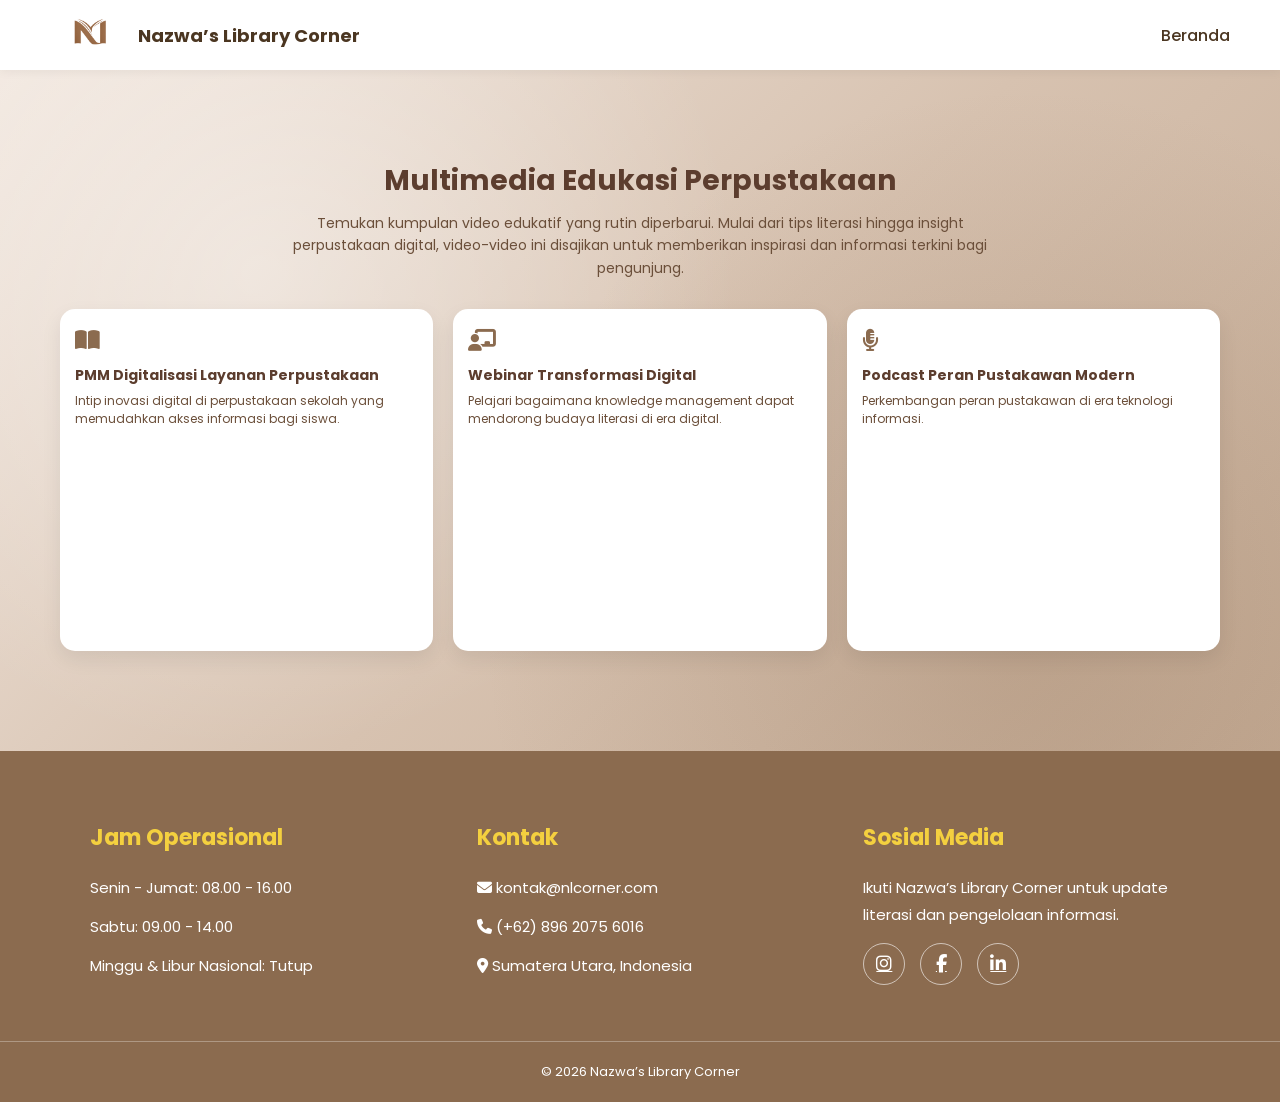
<file: multimedia.html>
<!DOCTYPE html>
<html lang="id">
<head>
<meta charset="UTF-8">
<meta name="viewport" content="width=device-width, initial-scale=1.0">
<title>Multimedia - Nazwa’s Library Corner</title>

<link href="https://fonts.googleapis.com/css2?family=Poppins:wght@300;400;600;700&display=swap" rel="stylesheet">
<link href="https://cdnjs.cloudflare.com/ajax/libs/font-awesome/6.5.0/css/all.min.css" rel="stylesheet">

<style>
*{
  margin:0;
  padding:0;
  box-sizing:border-box;
  font-family:'Poppins',sans-serif;
}

body{
  color:#4b3621;
  padding-top:100px;
  background: radial-gradient(circle at 20% 30%, rgba(255,255,255,0.4) 0%, transparent 40%),
              radial-gradient(circle at 80% 70%, rgba(139,107,79,0.25) 0%, transparent 45%),
              linear-gradient(135deg,#f3e9e1,#d7c2b0,#c2a891);
  background-attachment: fixed;
}

/* ===== NAVBAR ===== */
nav{
  position:fixed;
  top:0;
  width:100%;
  background:#ffffff;
  display:flex;
  justify-content:space-between;
  align-items:center;
  padding:0 50px;
  height:70px;
  box-shadow:0 2px 10px rgba(0,0,0,0.05);
  z-index:1000;
}

.logo-area{
  display:flex;
  align-items:center;
  gap:8px;
}

.logo-img{
  height:80px;
}

nav strong{
  font-size:18px;
  color:#4b3621;
}

nav a{
  text-decoration:none;
  color:#4b3621;
  margin-left:30px;
  font-weight:500;
  transition:0.3s;
}

nav a:hover{
  color:#8b6b4f;
}

/* ===== CONTENT FULL SCREEN ===== */

.multimedia-container{
  max-width:1200px;
  margin:auto;
  display:flex;
  flex-direction:column;
  justify-content:center;
  text-align:center;
  padding: 60px 20px 100px; /* padding: atas 100px, kanan/kiri 20px, bawah 100px */
}
.multimedia-container h2{
  font-size:28px;
  margin-bottom:10px;
  color:#5c3d2e;
}

.multimedia-desc{
  max-width:700px;
  margin:0 auto 30px;
  font-size:14px;
  line-height:1.6;
  color:#6b4f3a;
}

.video-grid{
  display:grid;
  grid-template-columns:repeat(3,1fr);
  gap:20px;
}

.video-card{
  background:#ffffff;
  padding:15px;
  border-radius:15px;
  box-shadow:0 8px 20px rgba(0,0,0,0.08);
  text-align:left;
}

.video-icon{
  font-size:22px;
  color:#8b6b4f;
  margin-bottom:8px;
}

.video-card h3{
  font-size:14px;
  margin-bottom:6px;
  color:#5c3d2e;
}

.video-card p{
  font-size:12px;
  margin-bottom:8px;
  color:#6b4f3a;
  line-height:1.5;
}

.video-card iframe{
  width:100%;
  aspect-ratio:16/9;
  border-radius:10px;
  border:none;
}

/* ===== PRE FOOTER ===== */

.pre-footer {
  background: #8b6b4f;
  color: #ffffff;
  padding: 70px 80px 50px;
}

.pre-footer-container {
  display: flex;
  justify-content: space-between;
  align-items: flex-start;
  max-width: 1100px;
  margin: auto;
  gap: 60px;
}

.pre-col {
  flex:1;
}

.pre-footer h4 {
  font-size: 22px;
  font-weight: 700;
  margin-bottom: 20px;
  color: #f4d03f;
}

.pre-footer p {
  font-size: 15px;
  margin-bottom: 12px;
  line-height: 1.8;
}

/* SOCIAL ICONS */
.social-icons{
  display:flex;
  gap:15px;
  margin-top:15px;
}

.social-icons a{
  width:42px;
  height:42px;
  border:1px solid rgba(255,255,255,0.6);
  border-radius:50%;
  display:flex;
  align-items:center;
  justify-content:center;
  color:#ffffff;
  font-size:18px;
  transition:0.3s;
}

.social-icons a:hover{
  background:#f4d03f;
  color:#8b6b4f;
}

/* FOOTER */

footer{
  text-align:center;
  padding:20px;
  background:#8b6b4f;
  color:#ffffff;
  font-size:13px;
  border-top:1px solid rgba(255,255,255,0.3);
}
</style>
</head>

<body>

<nav>
  <div class="logo-area">
    <img src="logo.PNG" alt="Logo" class="logo-img">
    <strong>Nazwa’s Library Corner</strong>
  </div>
  <div>
    <a href="index.html#beranda">Beranda</a>
  </div>
</nav>

<div class="multimedia-container">

  <h2>Multimedia Edukasi Perpustakaan</h2>

  <p class="multimedia-desc">
    Temukan kumpulan video edukatif yang rutin diperbarui. Mulai dari tips literasi hingga insight perpustakaan digital, video-video ini disajikan untuk memberikan inspirasi dan informasi terkini bagi pengunjung.
  </p>

  <div class="video-grid">

    <div class="video-card">
      <div class="video-icon"><i class="fas fa-book-open"></i></div>
      <h3>PMM Digitalisasi Layanan Perpustakaan</h3>
      <p>Intip inovasi digital di perpustakaan sekolah yang memudahkan akses informasi bagi siswa.</p>
      <iframe src="https://www.youtube.com/embed/4w13jP-cshM" allowfullscreen></iframe>
    </div>

    <div class="video-card">
      <div class="video-icon"><i class="fas fa-chalkboard-teacher"></i></div>
      <h3>Webinar Transformasi Digital</h3>
      <p>Pelajari bagaimana knowledge management dapat mendorong budaya literasi di era digital.</p>
      <iframe src="https://www.youtube.com/embed/ulvrXVMQK4A" allowfullscreen></iframe>
    </div>

    <div class="video-card">
      <div class="video-icon"><i class="fas fa-microphone-alt"></i></div>
      <h3>Podcast Peran Pustakawan Modern</h3>
      <p>Perkembangan peran pustakawan di era teknologi informasi.</p>
      <iframe src="https://www.youtube.com/embed/K7-g4rZ7kjo" allowfullscreen></iframe>
    </div>

  </div>

</div>

<section class="pre-footer">
  <div class="pre-footer-container">
    
    <div class="pre-col">
      <h4>Jam Operasional</h4>
      <p>Senin - Jumat: 08.00 - 16.00</p>
      <p>Sabtu: 09.00 - 14.00</p>
      <p>Minggu & Libur Nasional: Tutup</p>
    </div>

    <div class="pre-col">
      <h4>Kontak</h4>
      <p><i class="fas fa-envelope"></i> kontak@nlcorner.com</p>
      <p><i class="fas fa-phone"></i> (+62) 896 2075 6016</p>
      <p><i class="fas fa-map-marker-alt"></i> Sumatera Utara, Indonesia</p>
    </div>

    <div class="pre-col">
      <h4>Sosial Media</h4>
      <p>Ikuti Nazwa’s Library Corner untuk update literasi dan pengelolaan informasi.</p>
      <div class="social-icons">
        <a href="#"><i class="fab fa-instagram"></i></a>
        <a href="#"><i class="fab fa-facebook-f"></i></a>
        <a href="#"><i class="fab fa-linkedin-in"></i></a>
      </div>
    </div>

  </div>
</section>

<footer>
© 2026 Nazwa’s Library Corner
</footer>

</body>
</html>
</file>
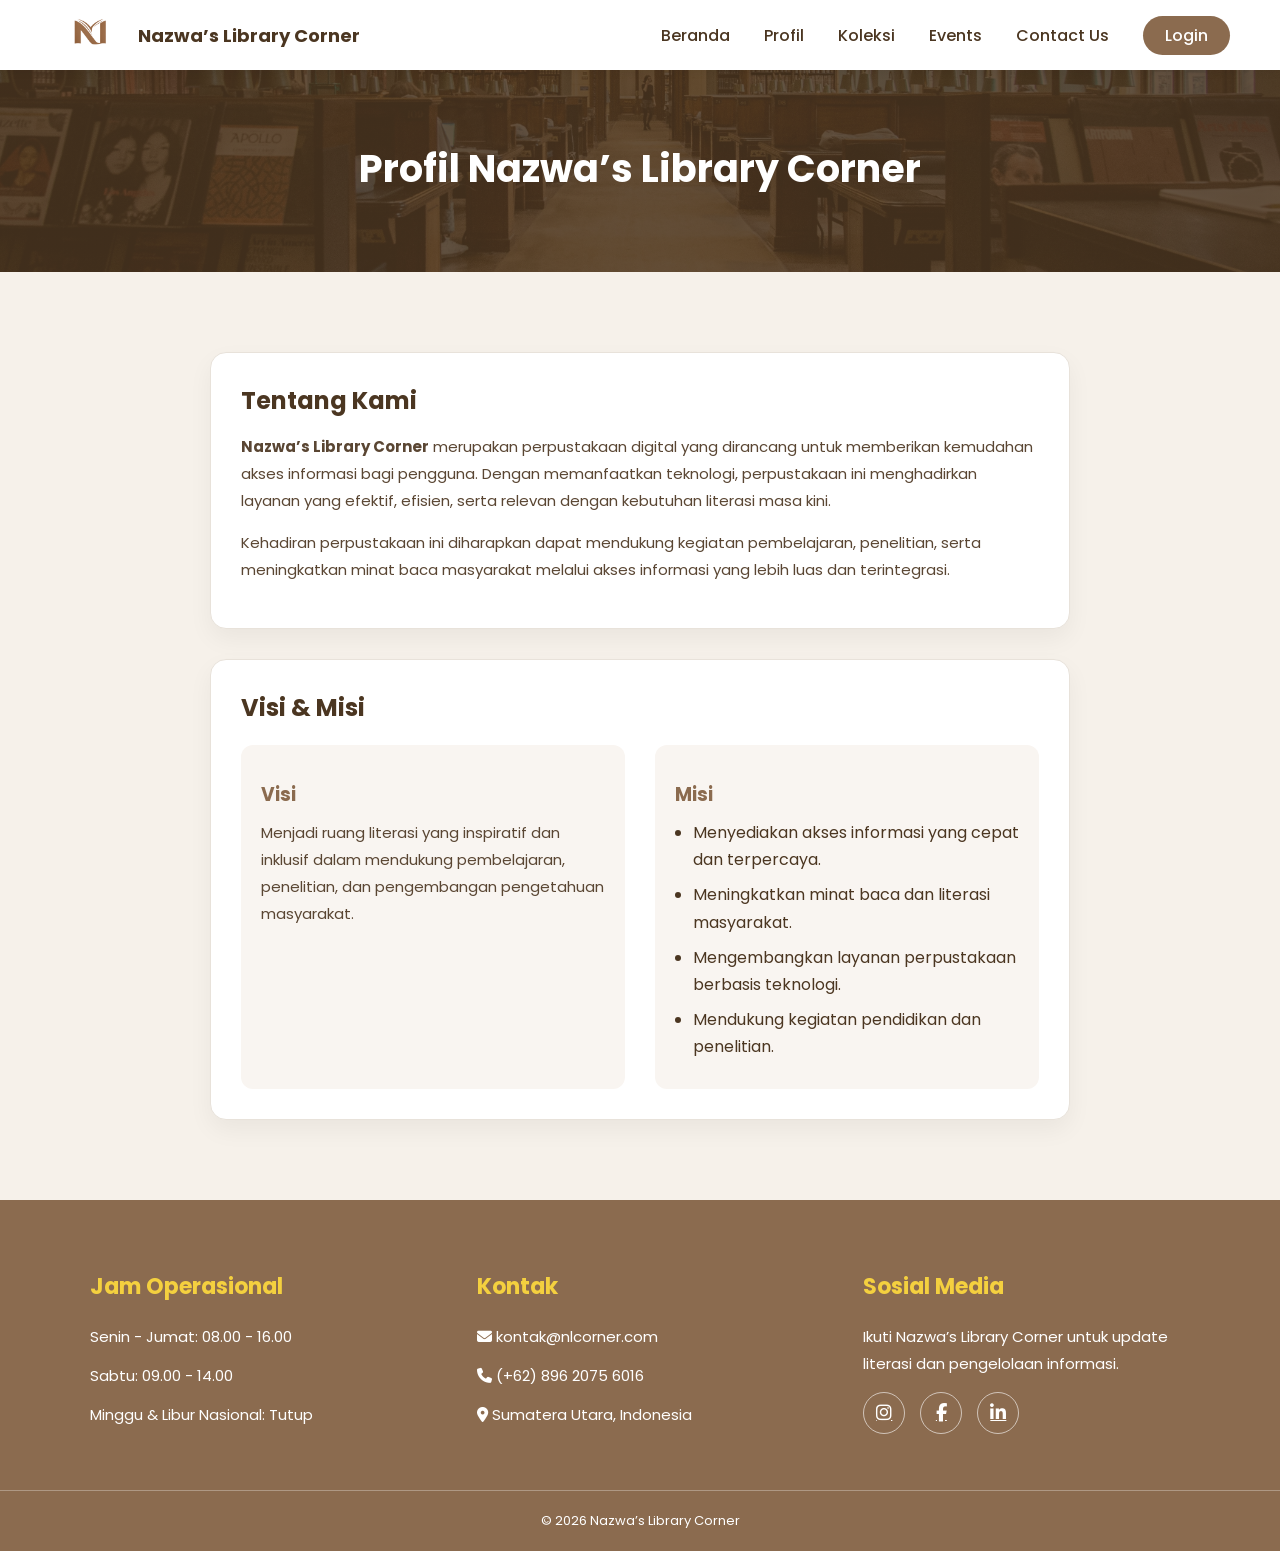
<file: profil.html>
<!DOCTYPE html>
<html lang="id">
<head>
<meta charset="UTF-8">
<meta name="viewport" content="width=device-width, initial-scale=1.0">
<title>Profil - Nazwa’s Library Corner</title>

<link href="https://fonts.googleapis.com/css2?family=Poppins:wght@300;400;600;700&display=swap" rel="stylesheet">
<link rel="stylesheet" href="https://cdnjs.cloudflare.com/ajax/libs/font-awesome/6.4.0/css/all.min.css">

<style>

*{
margin:0;
padding:0;
box-sizing:border-box;
font-family:'Poppins',sans-serif;
}

body{
color:#4b3621;
background:#f6f1ea;
}

/* NAVBAR */

nav{
position:fixed;
top:0;
width:100%;
background:#ffffff;
display:flex;
justify-content:space-between;
align-items:center;
padding:0 50px;
height:70px;
box-shadow:0 2px 10px rgba(0,0,0,0.05);
z-index:1000;
}

.logo-area{
display:flex;
align-items:center;
gap:8px;
}

.logo-img{
height:80px;
}

nav strong{
font-size:18px;
}

nav a{
text-decoration:none;
color:#4b3621;
margin-left:30px;
font-weight:500;
}

nav a:hover{
color:#8b6b4f;
}

#authBtn{
background:#8b6b4f;
color:white;
padding:8px 22px;
border-radius:30px;
}

/* HERO */

.profile-hero{
padding-top:140px;
padding-bottom:60px;
text-align:center;
background:linear-gradient(rgba(75,54,33,0.85),rgba(75,54,33,0.85)),
url('foto bground.jpg');
background-size:cover;
background-position:center;
color:white;
}

.hero-subtitle{
font-size:14px;
letter-spacing:2px;
margin-bottom:10px;
opacity:0.8;
}

.profile-hero h1{
font-size:38px;
margin-bottom:15px;
}

.hero-desc{
max-width:650px;
margin:auto;
font-size:14px;
line-height:1.7;
opacity:0.9;
}

.profile-content{
max-width:900px;
margin:auto;
padding:80px 20px;
display:flex;
flex-direction:column;
gap:30px;
}

.content-box{
background:white;
padding:30px;
border-radius:16px;
border:1px solid #e8e2da;
box-shadow:0 10px 25px rgba(0,0,0,0.05);
}

.content-box h2{
margin-bottom:15px;
}

.content-box h3{
color:#8b6b4f;
margin-top:15px;
margin-bottom:8px;
}

.content-box p{
font-size:15px;
line-height:1.8;
margin-bottom:15px;
color:#5a4633;
}

.content-box ul{
padding-left:20px;
}

.content-box li{
margin-bottom:10px;
line-height:1.7;
}

.visi-misi-grid{
display:flex;
gap:30px;
margin-top:20px;
}

.visi-box,
.misi-box{
flex:1;
background:#f9f5f1;
padding:20px;
border-radius:12px;
}

.visi-box h3,
.misi-box h3{
color:#8b6b4f;
margin-bottom:10px;
}

.misi-box ul{
padding-left:18px;
}

.misi-box li{
margin-bottom:8px;
}

/* RESPONSIVE */
@media(max-width:768px){
.visi-misi-grid{
flex-direction:column;
}
}
/* ===== PRE FOOTER ===== */

.pre-footer {
  background: #8b6b4f;
  color: #ffffff;
  padding: 70px 80px 50px;
}

.pre-footer-container {
  display: flex;
  justify-content: space-between;
  align-items: flex-start;
  max-width: 1100px;
  margin: auto;
  gap: 60px;
}

.pre-col {
  flex:1;
}

.pre-footer h4 {
  font-size: 22px;
  font-weight: 700;
  margin-bottom: 20px;
  color: #f4d03f;
}

.pre-footer p {
  font-size: 15px;
  margin-bottom: 12px;
  line-height: 1.8;
}

/* SOCIAL ICONS SEJAJAR */
.social-icons{
  display:flex;
  gap:15px;
  margin-top:15px;
}

.social-icons a{
  width:42px;
  height:42px;
  border:1px solid rgba(255,255,255,0.6);
  border-radius:50%;
  display:flex;
  align-items:center;
  justify-content:center;
  color:#ffffff;
  font-size:18px;
  transition:0.3s;
}

.social-icons a:hover{
  background:#f4d03f;
  color:#8b6b4f;
}

/* FOOTER */

footer{
  text-align:center;
  padding:20px;
  background:#8b6b4f;
  color:#ffffff;
  font-size:13px;
  border-top:1px solid rgba(255,255,255,0.3);
}
  
</style>
</head>

<body>

<!-- NAVBAR -->
<nav>
<div class="logo-area">
<img src="logo.PNG" class="logo-img">
<strong>Nazwa’s Library Corner</strong>
</div>

<div>
<a href="index.html#beranda">Beranda</a>
<a href="profil.html">Profil</a>
<a href="koleksi.html">Koleksi</a>
<a href="event.html">Events</a>
<a href="contact.html">Contact Us</a>
<a href="login.html" id="authBtn">Login</a>
</div>
</nav>

<!-- HERO -->
<section class="profile-hero">
<h1>Profil Nazwa’s Library Corner</h1>
</section>

<!-- CONTENT -->
<section class="profile-content">

  <!-- BOX 1 -->
  <div class="content-box">
    <h2>Tentang Kami</h2>
    <p>
      <strong>Nazwa’s Library Corner</strong> merupakan perpustakaan digital yang dirancang 
      untuk memberikan kemudahan akses informasi bagi pengguna. 
      Dengan memanfaatkan teknologi, perpustakaan ini menghadirkan layanan 
      yang efektif, efisien, serta relevan dengan kebutuhan literasi masa kini.
    </p>

    <p>
      Kehadiran perpustakaan ini diharapkan dapat mendukung kegiatan pembelajaran, 
      penelitian, serta meningkatkan minat baca masyarakat melalui akses 
      informasi yang lebih luas dan terintegrasi.
    </p>
  </div>

 <!-- BOX 2 -->
<div class="content-box">

  <h2>Visi & Misi</h2>

  <div class="visi-misi-grid">

    <!-- VISI -->
    <div class="visi-box">
      <h3>Visi</h3>
      <p>
        Menjadi ruang literasi yang inspiratif dan inklusif dalam mendukung pembelajaran, penelitian, dan pengembangan pengetahuan masyarakat.
      </p>
    </div>

    <!-- MISI -->
    <div class="misi-box">
      <h3>Misi</h3>
      <ul>
        <li>Menyediakan akses informasi yang cepat dan terpercaya.</li>
        <li>Meningkatkan minat baca dan literasi masyarakat.</li>
        <li>Mengembangkan layanan perpustakaan berbasis teknologi.</li>
        <li>Mendukung kegiatan pendidikan dan penelitian.</li>
      </ul>
    </div>

  </div>

</div>

</section>

<!-- PRE FOOTER -->
<section class="pre-footer">
  <div class="pre-footer-container">
    
    <div class="pre-col">
      <h4>Jam Operasional</h4>
      <p>Senin - Jumat: 08.00 - 16.00</p>
      <p>Sabtu: 09.00 - 14.00</p>
      <p>Minggu & Libur Nasional: Tutup</p>
    </div>

    <div class="pre-col">
      <h4>Kontak</h4>
      <p><i class="fas fa-envelope"></i> kontak@nlcorner.com</p>
      <p><i class="fas fa-phone"></i> (+62) 896 2075 6016</p>
      <p><i class="fas fa-map-marker-alt"></i> Sumatera Utara, Indonesia</p>
    </div>

    <div class="pre-col">
      <h4>Sosial Media</h4>
      <p>
        Ikuti Nazwa’s Library Corner untuk update literasi dan pengelolaan informasi.
      </p>

      <div class="social-icons">
        <a href="#"><i class="fab fa-instagram"></i></a>
        <a href="#"><i class="fab fa-facebook-f"></i></a>
        <a href="#"><i class="fab fa-linkedin-in"></i></a>
      </div>
    </div>

  </div>
</section>

<footer>
© 2026 Nazwa’s Library Corner
</footer>  

</body>
</html>
</file>
